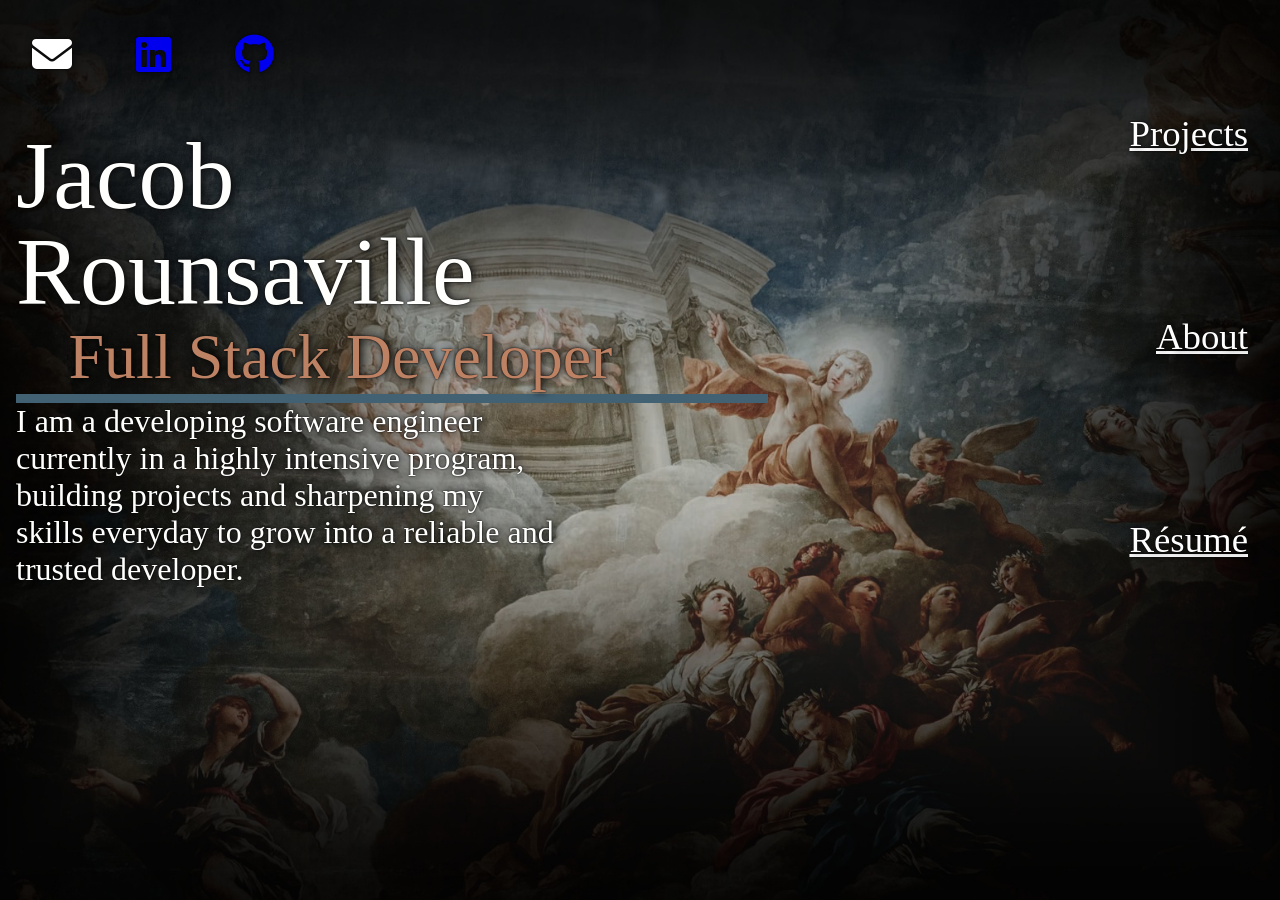
<file: index.html>
<!DOCTYPE html>
<html lang='en'>

<head>
    <meta charset='UTF-8'>
    <meta name='viewport' content='width=device-width, initial-scale=1.0'>
    <link rel='stylesheet' href='style.css?=v4'>
    <link href='https://fonts.googleapis.com/css2?family=Marcellus&display=swap' rel='stylesheet'>
    <link rel='preconnect' href='https://fonts.gstatic.com' crossorigin>
    <link rel="stylesheet" href="https://cdnjs.cloudflare.com/ajax/libs/font-awesome/6.5.1/css/all.min.css">
    <title>My Portfolio</title>
</head>

<body class='main-pg'>
    <div class='smallmain' style="position: relative;">
        <nav class="navhead">
            <nav class="mainnav">
                <a href='index.html' class='contactbutmain'>Home</a>
                <a href='projects.html' class='projectbut'>Projects</a>
                <a href='about.html' class='aboutbut'>About</a>
                <a href='https://canva.link/3ee66svd0xb8d58' class='rebut'>Résumé </a>
            </nav>
        </nav>

            <section class='arrow'>
                <div class="myboxmain">
                <p class='myname'>Jacob</p>
                <p class="myname">Rounsaville</p>
                <section class='role'>
                    <p class='fullhead'>Full Stack Developer</p>
                    <h1 class='header-line'></h1>
                </section>
                <section>
                    <p class='head-txt'>I am a developing software engineer
                        currently in a highly intensive
                        program, building projects and sharpening my skills
                        everyday to grow into a reliable and trusted developer.</p>
                </div>        
                </section>
            </section>
        

        <section class='myinfo'>
            <div class='emailinfo'>
                <a href="mailto:jacob.rounsaville05@gmail.com" title="Email: jacob.rounsaville05@gmail.com"
                    class="emailbut">
                    <i class="fa-solid fa-envelope"></i>
                </a>
                <a href='https://www.linkedin.com/in/jacob-rounsaville/' class='linkedinbutt'
                    title="LinkedIn: jacob-rounsaville">
                    <i class="fa-brands fa-linkedin"></i>
                </a>
                <a href='https://github.com/jrounsaville-hub' class='githubbutt' title="GitHub: jrounsaville-hub">
                    <i class="fa-brands fa-github"></i>
                </a>
            </div>
    </div>
    </section>
</body>

</html>
</file>
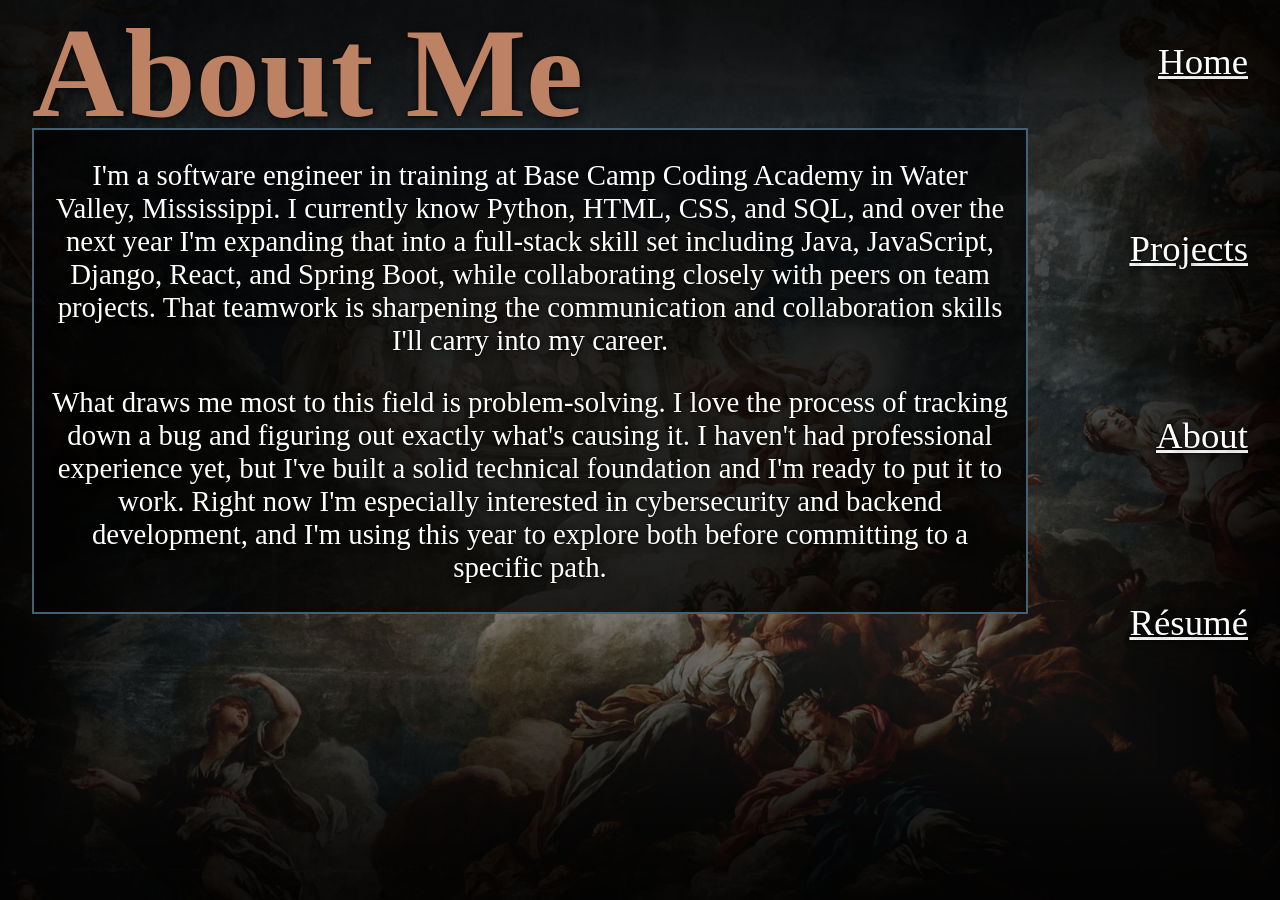
<file: about.html>
<!DOCTYPE html>
<html lang='en'>

<head>
    <meta charset="UTF-8">
    <meta name="viewport" content="width=device-width, initial-scale=1.0">
    <link rel='stylesheet' href='style.css'>
    <title>My Info</title>
</head>

<body style="overflow: hidden;">
    <div class="smallmain">

        <nav class="pronav">
            <a href='index.html' class='contactbut'>Home</a>
            <a href='projects.html' class='projectbut'>Projects</a>
            <a href='about.html' class='aboutbut'>About</a>
            <a href='https://canva.link/3ee66svd0xb8d58' class='rebut'>Résumé </a>
        </nav>

        <h1 class="abouthead">About Me</h1>
        <div class="myboxabout">
            <div class='aboutme'>
                <p>I'm a software engineer in training at Base Camp Coding Academy in Water Valley, Mississippi. I
                    currently know Python, HTML, CSS, and SQL, and over the next year I'm expanding that into a
                    full-stack skill set including Java, JavaScript, Django, React, and Spring Boot, while collaborating
                    closely with peers on team projects. That teamwork is sharpening the communication and collaboration
                    skills I'll carry into my career.</p>

                <p>What draws me most to this field is problem-solving. I love the process of tracking down a bug and
                    figuring out exactly what's causing it. I haven't had professional experience yet, but I've built a
                    solid technical foundation and I'm ready to put it to work. Right now I'm especially interested in
                    cybersecurity and backend development, and I'm using this year to explore both before committing to
                    a specific path.</p>
                </p>
            </div>
        </div>
    </div>
</body>

</html>
</file>
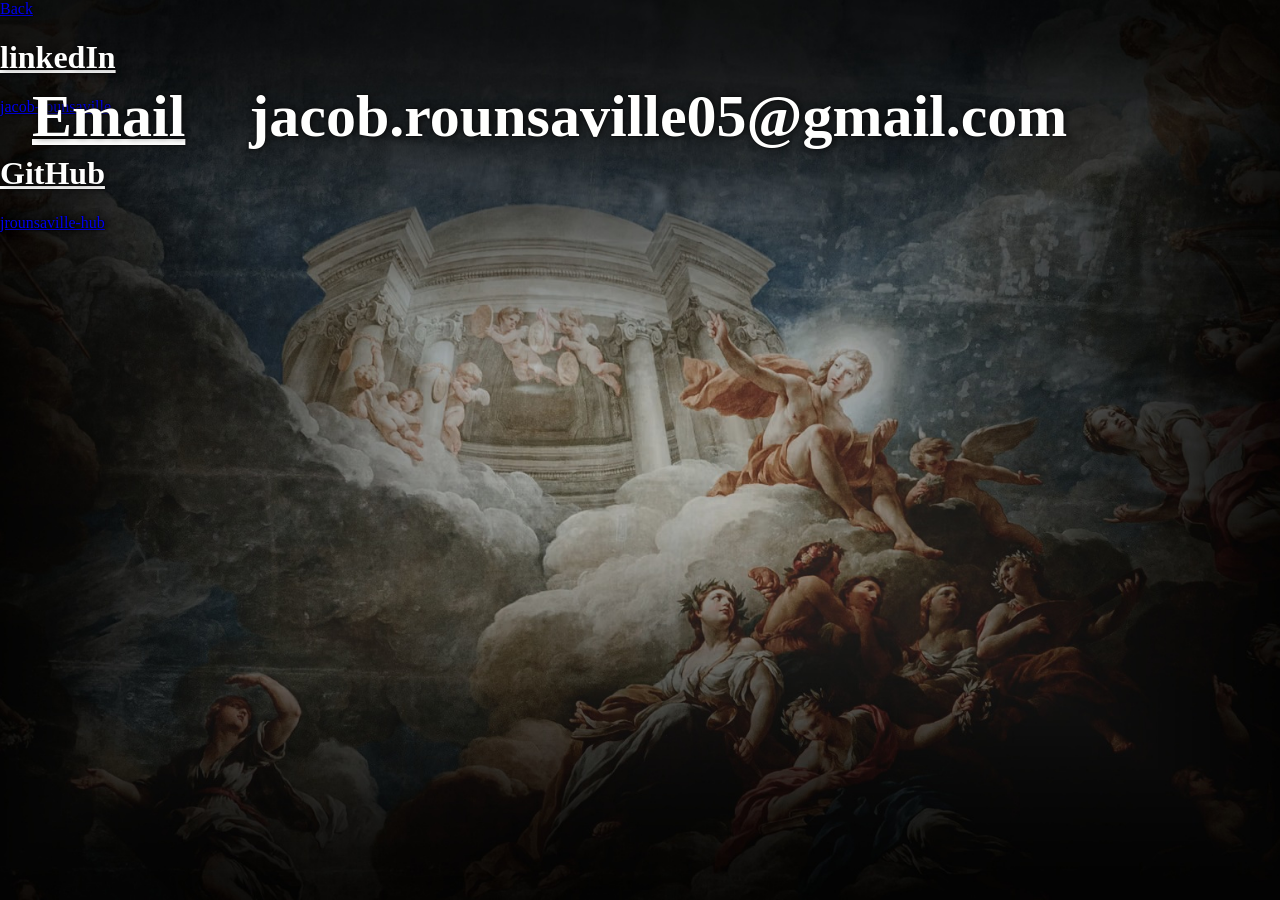
<file: contact.html>
<!DOCTYPE html>
<html lang='en'>

<head>
    <meta charset="UTF-8">
    <meta name="viewport" content="width=device-width, initial-scale=1.0">
    <link rel='stylesheet' href='style.css'>
    <title>My Info</title>
</head>

<body class='contact-body'>
    <a href='index.html' class=backbut>Back</a>

    <section class='emailinfo'>
        <h1><u>Email</u></h2>
            <h2 class="emailinfoo">jacob.rounsaville05@gmail.com</h2>
    </section>

    
    <h1><u>linkedIn</u></h1>
    <a href='https://www.linkedin.com/in/jacob-rounsaville/' class='linkedinbut'>jacob-rounsaville</a>

    <br>

    <br>
    <h1><u>GitHub</u></h1>
    <a href='https://github.com/jrounsaville-hub' class='githubbut'>jrounsaville-hub</a>



</body>

</html>
</file>
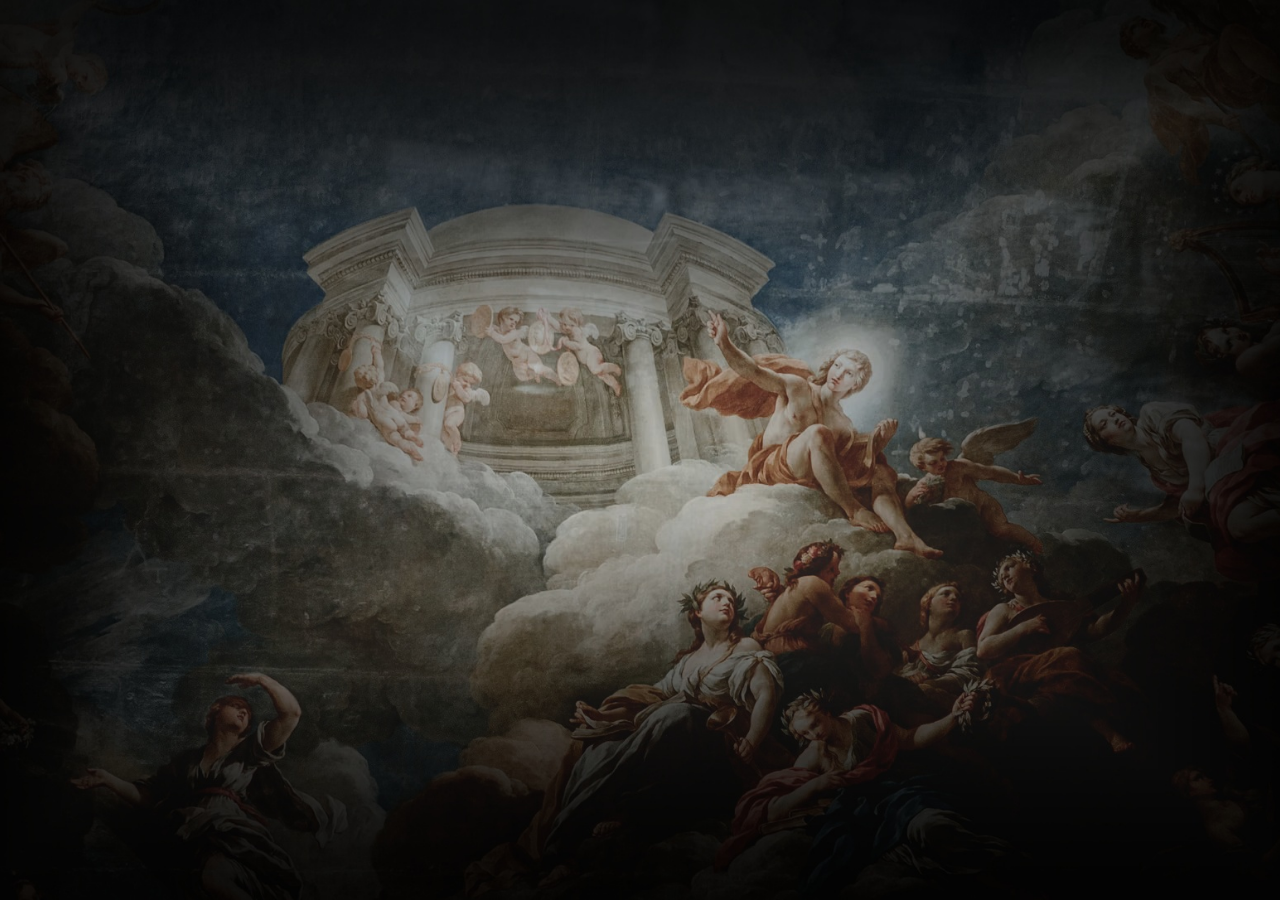
<file: resume.html>
<!DOCTYPE html>
<html lang='en'>

<head>
    <meta charset="UTF-8">
    <meta name="viewport" content="width=device-width, initial-scale=1.0">
    <link rel='stylesheet' href='style.css'>
    <title>My Portfolio</title>
</head>

<body class='resumebody'>
    <a href= 'https://canva.link/3ee66svd0xb8d58'</a>

        </div>
    </div>
</body>

</html>
</file>
<file: style.css>
/*#########################################################
                      index
###########################################################*/



body {
  position: relative;
  width: 100%;
  min-height: 100vh;
  color: rgb(255, 255, 254);
  text-shadow: 2px 0 8px rgb(11, 11, 11), 0 0 2px rgb(0, 0, 0);
  margin: 0;


}

body:before {
  content: "";
  position: absolute;
  font-family: 'Marcellus', serif;
  top: 0;
  left: 0;
  width: 100%;
  height: 100%;
  z-index: -1;
  background-image: url('imgs/maybe_2_vignette.jpg');
  background-size: cover;
  background-position: center;
  background-repeat: no-repeat;

}

.smallmain {
  position: relative;
  display: flex;
  justify-content: space-between;
  align-items: flex-start;
  min-height: 100vh;
}

.contactbut:hover,
.projectbut:hover,
.aboutbut:hover,
.rebut:hover {
  color: #bd8163;
}

.arrow {
  display: flex;
  flex-direction: column;
  align-items: left;
  margin-top: 8rem;
  margin-left: 1rem;
}

.myname {
  font-size: 6rem;
  margin: 0;
  line-height: 1;
}



.role {
  gap: 0.9rem;
  font-size: 4rem;
  color: #bd8163;
  text-shadow: 2px 0 8px rgb(0, 0, 0), 0 0 2px rgb(5, 5, 5);
  margin: 0;
  text-align: center;
  margin-right: 40%;
}

.role p {
  margin: 0;
  font-size: inherit;
}

.head-txt {
  font-size: 2rem;
  margin: 0;
  max-width: 50%;
}

.header-line {
  width: 47rem;
  border-bottom: 9px solid #426274;
  margin: 0;
}



.emailinfo {
  position: absolute;
  text-decoration: none;
  display: flex;
  gap: 4rem;
  font-size: 2.5rem;
  left: 2rem;
  top: 2rem;
  color: none;
}



.contactbutmain {
  display: none;
}

.mainnav {
  position: relative;
  gap: 10rem;
  right: -2rem;


}

nav {
  position: sticky;
  z-index: 10;
  order: 3;
  display: flex;
  flex-direction: column;
  text-align: right;
  font-size: 2.3rem;
  margin-right: 2rem;
  margin-top: 2rem;
  gap: 9rem;
  top: 2.5rem;

}

.contactbut {
  color: white;
  cursor: pointer;
}

.projectbut {
  color: white;
  cursor: pointer;
}

.aboutbut {
  color: white;
  cursor: pointer;
}

.rebut {
  color: white;
  cursor: pointer;
}

.emailbut {
  color: white;
  cursor: pointer;
}

/*###############################################################
                      ABOUTME
##############################################################*/

.aboutme {
  font-size: 1.8rem;
  max-width: 60rem;
  top: 10rem;
  margin: 0;
  text-align: center;
}

.abouthead {
  color: #bd8163;
  position: absolute;
  font-size: 8rem;
  margin-left: 2rem;
  margin-top: 0;
}

.myboxabout {
  position: relative;
  background-color: #020202c9;
  border: 2px solid #426274;
  padding-left: 1rem;
  padding-right: 1rem;
  margin-top: 12rem;
  bottom: 4rem;
  margin-left: 2rem;
  box-sizing: border-box;
}

.navheadabout {
  position: absolute;
  right: 0;
  margin-top: 0;
  margin-bottom: 10rem;
}

/*####################################################
                  PROJECTS
######################################################*/


.myvid {
  position: absolute;
  right: 34%;
  top: 6%;
  max-width: 50%;
  width: 30%;
  height: auto;
}


.notris-info {
  left: 0;
  font-size: 2rem;
  max-width: 20rem;
}

.probox {
  position: relative;
  box-sizing: border-box;
  width: 22%;
  height: 50%;
  background-color: #02020278;
  border: 2px solid #333;
  border-radius: 8px;
  padding-left: 1rem;
  padding-right: 1rem;
  margin: 2rem;
  top: 0;
  left: -30rem;
}



/*####################################################
                     RESUME
######################################################*/

/*#########################################################
                      index
###########################################################*/

@media screen and (max-width:480px) {
  body {
    position: absolute;
    background-image: url('imgs/maybe_dark_overlay_left_v5.png');
    background-color: black;
    background-repeat: no-repeat;
    overflow-y: clip;
    max-width: 100vw;
    max-height: 100vh;
  }
}

@media screen and (max-width:480px) {
  .myboxmain {
    position: relative;
    box-sizing: border-box;
    width: 100%;
    height: 50vh;
    background-color: #02020278;
    border: 2px solid #333;
    border-radius: 8px;
    padding: 1rem;
    bottom: 3rem;
    right: 0.3rem;

  }
}

@media screen and (max-width:480px) {
  .mainnav{
    left: -97%;
    gap: 1rem;
    top: -2rem;
  }
}

@media screen and (max-width:480px) {
  .pronav{
    font-size: 1.5rem;
  }
}

@media screen and (max-width:480px) {
  .emailinfo {
    position: absolute;
    top: 80%;
    left: 2rem;
  }
}



@media screen and (max-width:480px) {
  .head-txt {
    max-height: 10vh;
    max-width: 20rem;
    font-size: 1.5rem;
    font-family: 'Inter', Times, serif;
    max-width: 25rem;
  }
}

@media screen and (max-width:480px) {
  .arrow {
    position: relative;
    top: 3rem;
  }
}

@media screen and (max-width:480px) {
  .header-line {
    width: 20rem;
  }
}

@media screen and (max-width:480px) {
  .role {
    white-space: nowrap;
    font-size: 2rem;
  }
}

@media screen and (max-width:480px) {
  .myname {
    font-size: 3rem;
  }
}

/*###############################################################
                      ABOUTME
##############################################################*/
@media screen and (max-width:480px) {
  .aboutbody {
    overflow: unset;
    overflow-x: hidden;
  }
}

@media screen and (max-width:480px) {
  .aboutme {
    font-size: 1rem;
    max-width: 60rem;
    top: 10rem;
    text-align: center;
  }
}

@media screen and (max-width:480px) {
  .abouthead {
    color: #bd8163;
    position: absolute;
    font-size: 4rem;
    top: 5.5rem;
    left: 1rem;
  }
}

@media screen and (max-width:480px) {
  .myboxabout {
    position: relative;
    background-color: #020202c9;
    border: 2px solid #426274;
    padding-left: 1rem;
    padding-right: 1rem;
    margin-top: 12rem;
    bottom: 1rem;
    right: 1rem;
    box-sizing: border-box;
  }
}


/*####################################################
                     RESUME
######################################################*/






/*####################################################
                  PROJECTS
######################################################*/
@media screen and (max-width:480px) {
  .project-body {
    background-image: url('imgs/maybe_dark_overlay_left_v5.png');
    background-color: black;
    background-repeat: no-repeat;
    overflow: unset;
    width: 100%;
    height: 100%;

  }
}

@media screen and (max-width:480px) {
  nav {
    flex-direction: row;
    font-size: 2rem;

  }
}

@media screen and (max-width:480px) {
  .myvid {
    position: absolute;
    padding-top: 25px;
    width: 100%;
    height: 80vw;
    right: 0;
    left: 25%;
  }
}

@media screen and (max-width:480px) {
  .notris-info {
    font-size: 1.5rem;

  }
}

@media screen and (max-width:480px) {
  .probox {
    position: relative;
    width: 90%;
    height: 5%;
    top: 26rem;
    margin: 0;
    left: -5%;
    margin-bottom: 50rem;
  }
}



@media screen and (max-width:480px) {
  .pronav {
    position: absolute;
    font-size: 1.5rem;
    gap: 1rem;
    margin: 0;
    margin-left: 1.5rem;

  }
}

@media screen and (max-width:480px) {
  .projects-body {
    overflow-y: unset;
  }

}
</file>
